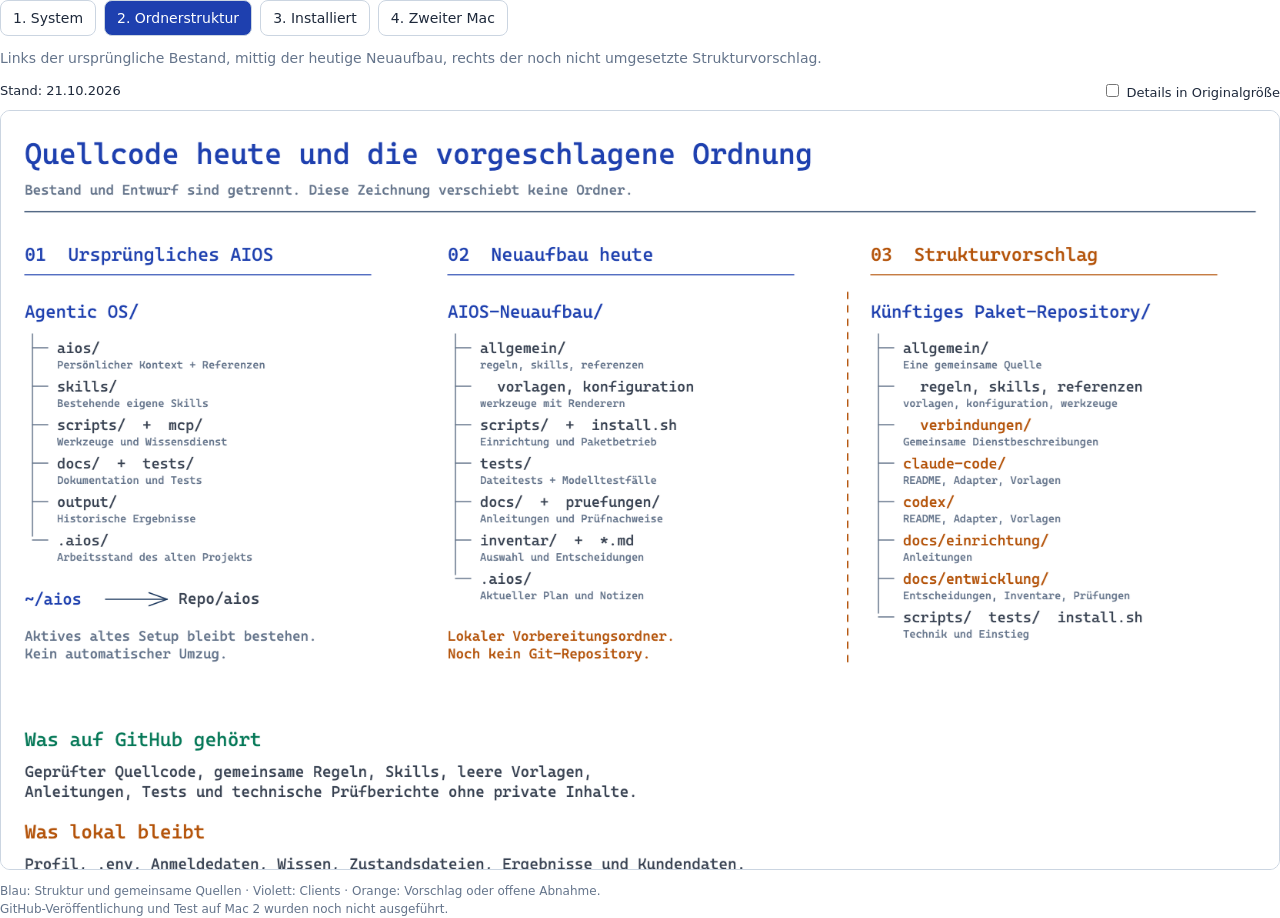
<file: docs/architektur-bilder/index.html>
<!doctype html><html lang="de"><head><meta charset="utf-8"><meta name="viewport" content="width=device-width,initial-scale=1"><style>
*{box-sizing:border-box}body{margin:0;font-family:var(--font-sans,system-ui);color:var(--foreground,#1e293b)}
nav{display:flex;gap:8px;flex-wrap:wrap;margin-bottom:12px}
button{font:inherit;font-size:14px;padding:9px 12px;border:1px solid var(--border,#cbd5e1);border-radius:8px;background:var(--card,#fff);color:inherit;cursor:pointer}
button[aria-selected=true]{background:var(--primary,#1e40af);color:var(--primary-foreground,#fff)}
button:focus-visible,input:focus-visible{outline:3px solid var(--ring,#3b82f6);outline-offset:3px}
p{font-size:14px;line-height:1.5;color:var(--muted-foreground,#64748b);margin:0 0 12px}
.toolbar{display:flex;justify-content:space-between;align-items:center;gap:12px;margin-bottom:10px;font-size:13px}
.viewport{overflow:auto;max-height:760px;border:1px solid var(--border,#cbd5e1);border-radius:10px;background:white;padding:16px}
figure{margin:0}figure[hidden]{display:none}img{display:block;width:100%;height:auto;max-width:100%}
.detail img{width:1620px;max-width:none}
footer{font-size:12px;line-height:1.5;color:var(--muted-foreground,#64748b);margin-top:12px}
</style></head><body>
<nav role="tablist" aria-label="AIOS-Ansichten"><button type="button" role="tab" id="tab0" aria-controls="panel0" aria-selected="false" onclick="selectTab(0)">1. System</button><button type="button" role="tab" id="tab1" aria-controls="panel1" aria-selected="true" onclick="selectTab(1)">2. Ordnerstruktur</button><button type="button" role="tab" id="tab2" aria-controls="panel2" aria-selected="false" onclick="selectTab(2)">3. Installiert</button><button type="button" role="tab" id="tab3" aria-controls="panel3" aria-selected="false" onclick="selectTab(3)">4. Zweiter Mac</button></nav>
<p id="note">Links der ursprüngliche Bestand, mittig der heutige Neuaufbau, rechts der noch nicht umgesetzte Strukturvorschlag.</p>
<div class="toolbar"><span>Stand: 21.10.2026</span><label><input type="checkbox" id="detail" onchange="document.querySelector('.viewport').classList.toggle('detail',this.checked)"> Details in Originalgröße</label></div>
<div class="viewport" tabindex="0" aria-label="Diagramm, bei Originalgröße horizontal scrollbar"><figure role="tabpanel" id="panel0" aria-labelledby="tab0" hidden><img src="01-system.png" alt="System: 21 Skillquellen sind vorhanden. Dienstanbindungen und echte Funktionsabnahmen stehen noch aus."></figure><figure role="tabpanel" id="panel1" aria-labelledby="tab1"><img src="02-ordner.png" alt="Ordnerstruktur: Links der ursprüngliche Bestand, mittig der heutige Neuaufbau, rechts der noch nicht umgesetzte Strukturvorschlag."></figure><figure role="tabpanel" id="panel2" aria-labelledby="tab2" hidden><img src="03-installation.png" alt="Installiert: Eine Runtime versorgt beide Clients. Persönliches Profil, Ergebnisse und Projekte haben getrennte Orte."></figure><figure role="tabpanel" id="panel3" aria-labelledby="tab3" hidden><img src="04-zweiter-mac.png" alt="Zweiter Mac: Ja, der zweite Mac ist für die echte Abnahme vorgesehen. Über GitHub übertragen wir einen geprüften Quellstand."></figure></div>
<footer>Blau: Struktur und gemeinsame Quellen · Violett: Clients · Orange: Vorschlag oder offene Abnahme.<br>GitHub-Veröffentlichung und Test auf Mac 2 wurden noch nicht ausgeführt.</footer>
<script>
const notes=["21 Skillquellen sind vorhanden. Dienstanbindungen und echte Funktionsabnahmen stehen noch aus.","Links der ursprüngliche Bestand, mittig der heutige Neuaufbau, rechts der noch nicht umgesetzte Strukturvorschlag.","Eine Runtime versorgt beide Clients. Persönliches Profil, Ergebnisse und Projekte haben getrennte Orte.","Ja, der zweite Mac ist für die echte Abnahme vorgesehen. Über GitHub übertragen wir einen geprüften Quellstand."];
function selectTab(i){document.querySelectorAll('[role=tab]').forEach((b,j)=>b.setAttribute('aria-selected',String(i===j)));document.querySelectorAll('figure').forEach((p,j)=>p.hidden=i!==j);document.getElementById('note').textContent=notes[i];document.querySelector('.viewport').scrollTo(0,0)}
document.querySelectorAll('[role=tab]').forEach((b,i)=>b.addEventListener('keydown',e=>{if(e.key==='ArrowRight'||e.key==='ArrowLeft'){e.preventDefault();let j=(i+(e.key==='ArrowRight'?1:3))%4;selectTab(j);document.getElementById('tab'+j).focus()}}));
window.addEventListener('load',()=>console.log('AIOS preview:',document.images.length,'images, all loaded:',Array.from(document.images).every(i=>i.complete&&i.naturalWidth>0)));
</script></body></html>
</file>
